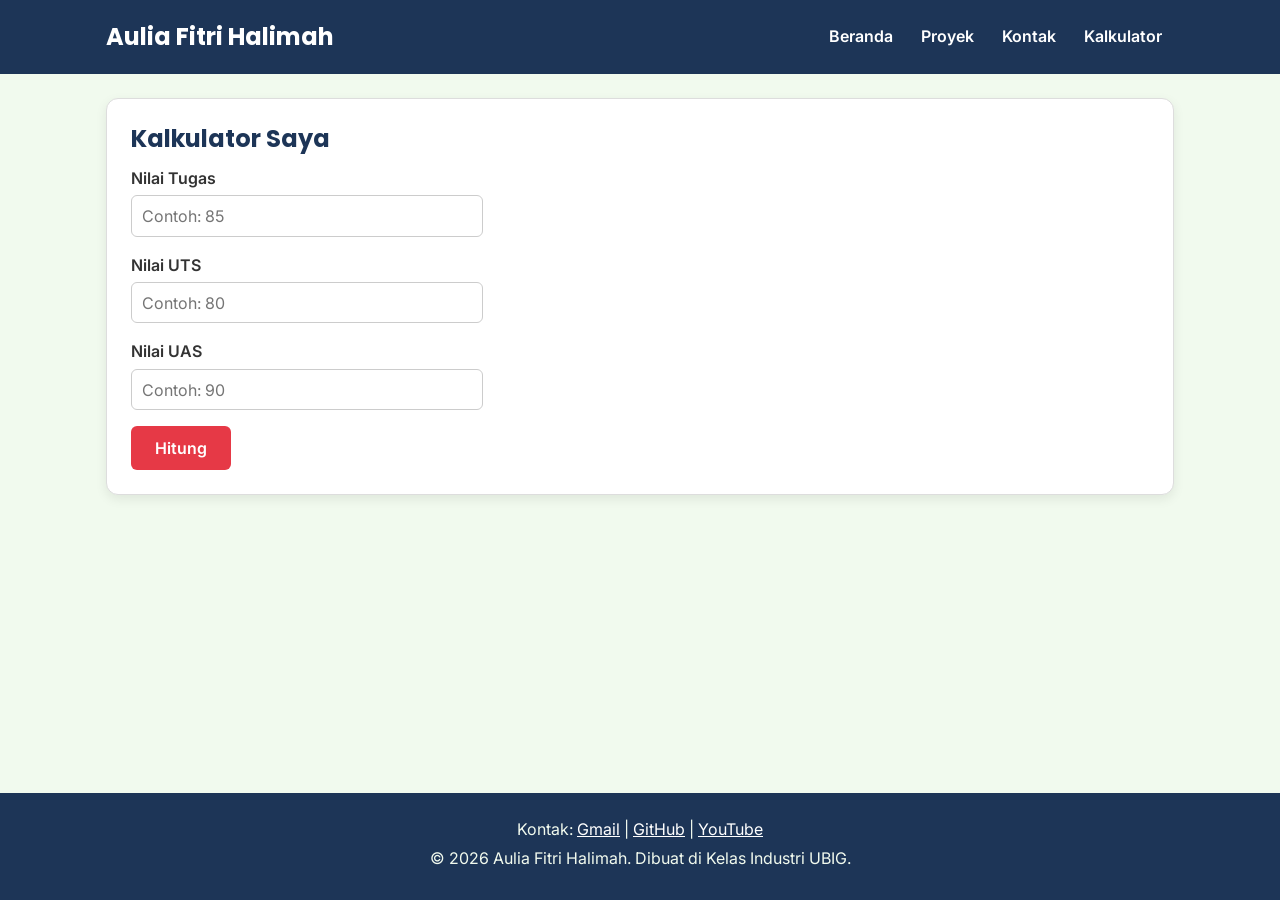
<file: kalkulator.html>
<!DOCTYPE html>
<html lang="id">
<head>
  <meta charset="UTF-8">
  <meta name="viewport" content="width=device-width, initial-scale=1.0">
  <title>Aulia Fitri Halimah | Kalkulator</title>
  <link rel="preconnect" href="https://fonts.googleapis.com">
  <link rel="preconnect" href="https://fonts.gstatic.com" crossorigin>
  <link href="https://fonts.googleapis.com/css2?family=Inter:wght@400;600&family=Poppins:wght@600;700&display=swap" rel="stylesheet">
  <link rel="stylesheet" href="css/kalkulator.css">
</head>
<body>
  <header>
    <div class="container navbar">
      <h1>Aulia Fitri Halimah</h1>
      <nav class="menu-laptop">
        <ul>
          <li><a href="index.html">Beranda</a></li>
          <li><a href="proyek.html">Proyek</a></li>
          <li><a href="kontak.html">Kontak</a></li>
          <li><a href="kalkulator.html">Kalkulator</a></li>
        </ul>
      </nav>
      <details class="menu-ponsel">
        <summary>Menu</summary>
        <nav>
          <ul>
            <li><a href="index.html">Beranda</a></li>
            <li><a href="proyek.html">Proyek</a></li>
            <li><a href="kontak.html">Kontak</a></li>
            <li><a href="kalkulator.html">Kalkulator</a></li>
          </ul>
        </nav>
      </details>
    </div>
  </header>

  <main>
    <div class="container">
      <section class="kartu">
        <h2>Kalkulator Saya</h2>

        <form>
          <p>
            <label for="inputTugas">Nilai Tugas</label><br>
            <input type="number" id="nilaiTugas" name="Nilai Tugas" placeholder="Contoh: 85" required>
          </p>
          <p>
            <label for="inputUts">Nilai UTS</label><br>
            <input type="number" id="nilaiUts" name="Nilai UTS" placeholder="Contoh: 80" required>
          </p>
          <p>
            <label for="inputUas">Nilai UAS</label><br>
            <input type="number" id="nilaiUas" name="Nilai UAS" placeholder="Contoh: 90" required>
          </p>
          <button type="submit" id="submit">Hitung</button>
       <div id="hasil" class="hasil"></div> 
      </form> 
      </section>
    </div>
   
  </main>

  <footer>
    <p>Kontak: <a href="mailto:aull.xpplg1@gamil.com">Gmail</a> |
      <a href="https://github.com/aullxpplg1" target="_blank">GitHub</a> |
      <a href="https://www.youtube.com/@aull_2409" target="_blank">YouTube</a></p>
    <p> &copy; 2026 Aulia Fitri Halimah. Dibuat di Kelas Industri UBIG.</p>
  </footer>

  <script src="js/latihan.js"></script>
  <script src="js/kalkulator.js"></script>
</body>
</html>
</file>
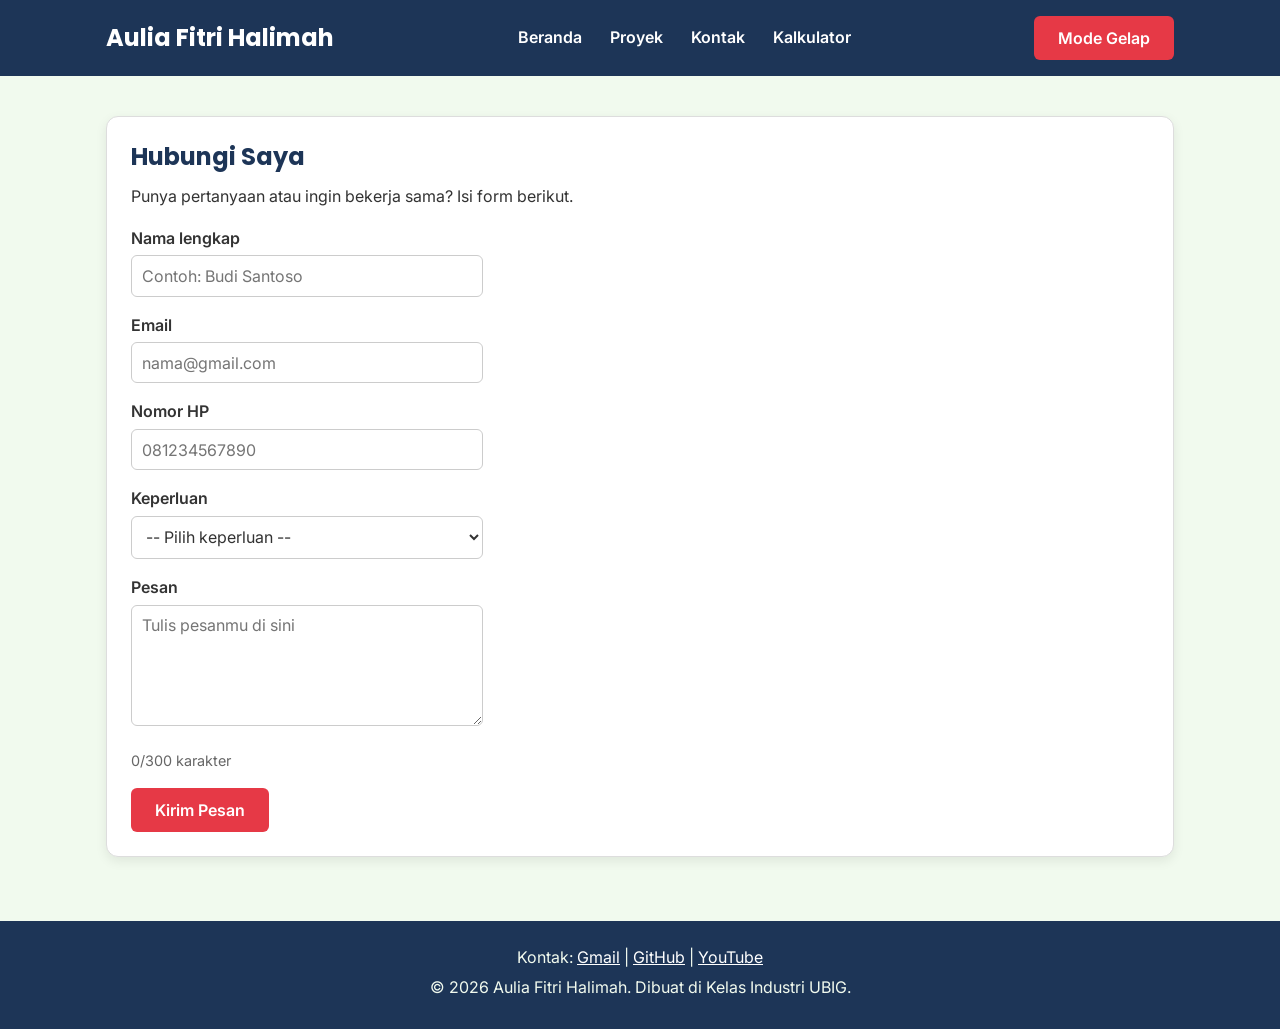
<file: kontak.html>
<!DOCTYPE html>
<html lang="id">
<head>
  <meta charset="UTF-8">
  <meta name="viewport" content="width=device-width, initial-scale=1.0">
  <title>Aulia Fitri Halimah | Kontak</title>

  <link rel="preconnect" href="https://fonts.googleapis.com">
  <link rel="preconnect" href="https://fonts.gstatic.com" crossorigin>
  <link href="https://fonts.googleapis.com/css2?family=Inter:wght@400;600&family=Poppins:wght@600;700&display=swap" rel="stylesheet">

  <link rel="stylesheet" href="css/style.css">
</head>
<body>
  <header>
    <div class="container navbar">
      <h1>Aulia Fitri Halimah</h1>

      <nav class="menu-laptop">
        <ul>
          <li><a href="index.html">Beranda</a></li>
          <li><a href="proyek.html">Proyek</a></li>
          <li><a href="kontak.html">Kontak</a></li>
          <li><a href="kalkulator.html">Kalkulator</a></li>
        </ul>
      </nav>

      <details class="menu-ponsel">
        <summary>Menu</summary>
        <nav>
          <ul>
            <li><a href="index.html">Beranda</a></li>
            <li><a href="proyek.html">Proyek</a></li>
            <li><a href="kontak.html">Kontak</a></li>
            <li><a href="kalkulator.html">Kalkulator</a></li>
          </ul>
        </nav>
      </details>

      <!-- Tombol mode gelap -->
      <button id="tombol-tema">Mode Gelap</button>
    </div>
  </header>

  <main>
    <div class="container">
      <section class="kartu">
        <h2>Hubungi Saya</h2>
        <p>Punya pertanyaan atau ingin bekerja sama? Isi form berikut.</p>

        <form>
          <p>
            <label for="nama">Nama lengkap</label><br>
            <input type="text" id="nama" name="nama"
              placeholder="Contoh: Budi Santoso" required>
          </p>

          <p>
            <label for="email">Email</label><br>
            <input type="email" id="email" name="email"
              placeholder="nama@gmail.com" required>
          </p>

          <p>
            <label for="hp">Nomor HP</label><br>
            <input type="tel" id="hp" name="hp"
              placeholder="081234567890" required>
          </p>

          <p>
            <label for="keperluan">Keperluan</label><br>
            <select id="keperluan" name="keperluan" required>
              <option value="">-- Pilih keperluan --</option>
              <option value="bertanya">Bertanya</option>
              <option value="kerja-sama">Kerja sama proyek</option>
              <option value="lainnya">Lainnya</option>
            </select>
          </p>

          <p>
            <label for="pesan">Pesan</label><br>
            <textarea
              id="pesan"
              name="pesan"
              rows="5"
              cols="40"
              maxlength="300"
              placeholder="Tulis pesanmu di sini"
              required
            ></textarea>
          </p>

          <!-- Penghitung karakter -->
          <p id="hitung-karakter">0/300 karakter</p>

          <button type="submit">Kirim Pesan</button>
        </form>
      </section>
    </div>
  </main>

  <footer>
    <p>
      Kontak:
      <a href="mailto:aull.xpplg1@gmail.com">Gmail</a> |
      <a href="https://github.com/aullxpplg1" target="_blank">GitHub</a> |
      <a href="https://www.youtube.com/@aull_2409" target="_blank">YouTube</a>
    </p>
    <p>&copy; 2026 Aulia Fitri Halimah. Dibuat di Kelas Industri UBIG.</p>
  </footer>

  <!-- JavaScript dari modul -->
  <script src="js/main.js" defer></script>
</body>
</html>
</file>
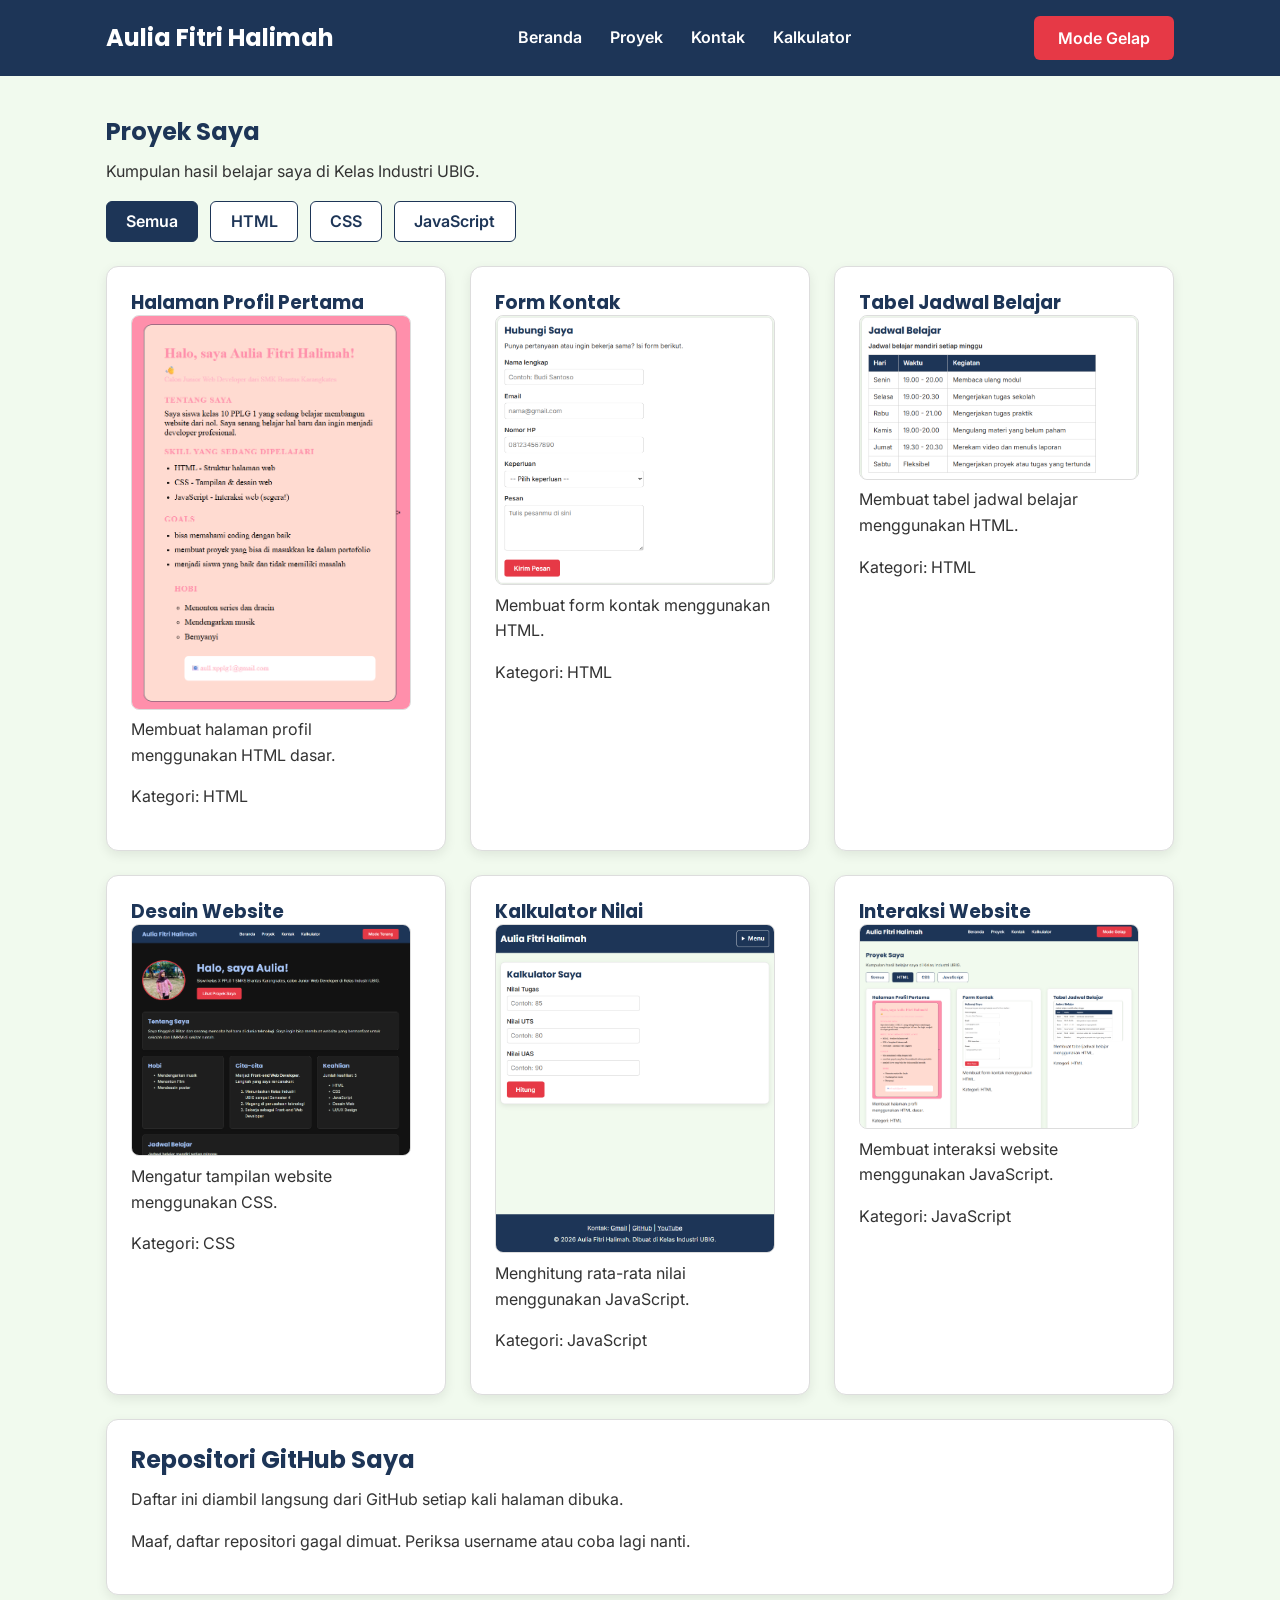
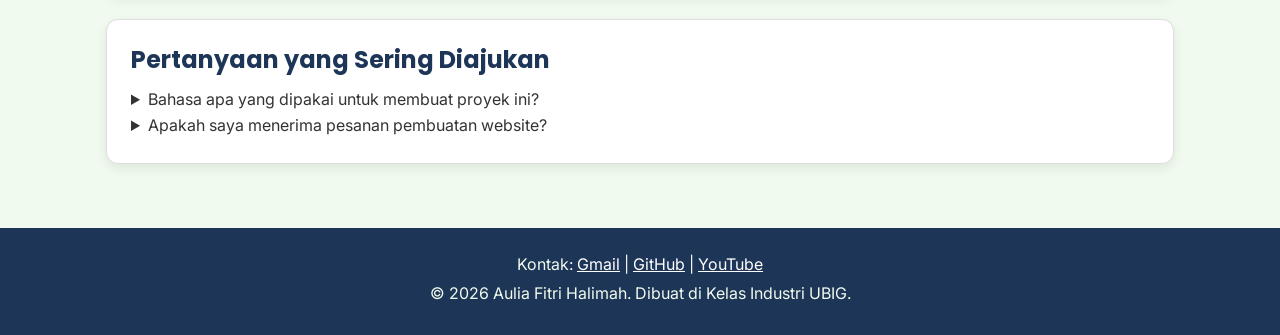
<file: proyek.html>
<!DOCTYPE html>
<html lang="id">

<head>
  <meta charset="UTF-8">
  <meta name="viewport" content="width=device-width, initial-scale=1.0">
  <title>Aulia Fitri Halimah | Proyek</title>

  <link rel="preconnect" href="https://fonts.googleapis.com">
  <link rel="preconnect" href="https://fonts.gstatic.com" crossorigin>
  <link href="https://fonts.googleapis.com/css2?family=Inter:wght@400;600&family=Poppins:wght@600;700&display=swap"
    rel="stylesheet">

  <link rel="stylesheet" href="css/style.css">
  <script src="js/main.js" defer></script>
</head>

<body>
  <header>
    <div class="container navbar">
      <h1>Aulia Fitri Halimah</h1>

      <nav class="menu-laptop">
        <ul>
          <li><a href="index.html">Beranda</a></li>
          <li><a href="proyek.html">Proyek</a></li>
          <li><a href="kontak.html">Kontak</a></li>
          <li><a href="kalkulator.html">Kalkulator</a></li>
        </ul>
      </nav>

      <details class="menu-ponsel">
        <summary>Menu</summary>
        <nav>
          <ul>
            <li><a href="index.html">Beranda</a></li>
            <li><a href="proyek.html">Proyek</a></li>
            <li><a href="kontak.html">Kontak</a></li>
            <li><a href="kalkulator.html">Kalkulator</a></li>
          </ul>
        </nav>
      </details>

      <!-- Tombol mode gelap -->
      <button id="tombol-tema">Mode Gelap</button>
    </div>
  </header>

  <main>
    <div class="container">
      <section>
        <h2>Proyek Saya</h2>
        <p>Kumpulan hasil belajar saya di Kelas Industri UBIG.</p>

        <!-- Tombol filter proyek -->
        <div class="filter-proyek">
          <button class="tombol-filter aktif" data-filter="semua">Semua</button>
          <button class="tombol-filter" data-filter="HTML">HTML</button>
          <button class="tombol-filter" data-filter="CSS">CSS</button>
          <button class="tombol-filter" data-filter="JavaScript">JavaScript</button>
        </div>

        <!-- Daftar proyek akan dibuat melalui JavaScript -->
        <div class="daftar-kartu" id="daftar-proyek"></div>
      </section>
      <section class="kartu">
        <h2>Repositori GitHub Saya</h2>
        <p>
          Daftar ini diambil langsung dari GitHub
          setiap kali halaman dibuka.
        </p>
        <p id="status-repo"></p>
        <ul id="daftar-repo"></ul>
      </section>

      <!-- FAQ -->
      <section class="kartu">
        <h2>Pertanyaan yang Sering Diajukan</h2>

        <details>
          <summary>Bahasa apa yang dipakai untuk membuat proyek ini?</summary>
          <p>Proyek ini dibuat menggunakan HTML, CSS, dan JavaScript.</p>
        </details>

        <details>
          <summary>Apakah saya menerima pesanan pembuatan website?</summary>
          <p>Belum, saya masih belajar. Namun kamu tetap boleh menghubungi saya melalui halaman Kontak.</p>
        </details>
      </section>
    </div>
  </main>

  <footer>
    <p>
      Kontak:
      <a href="mailto:aull.xpplg1@gmail.com">Gmail</a> |
      <a href="https://github.com/aullxpplg1" target="_blank">GitHub</a> |
      <a href="https://www.youtube.com/@aull_2409" target="_blank">YouTube</a>
    </p>
    <p>&copy; 2026 Aulia Fitri Halimah. Dibuat di Kelas Industri UBIG.</p>
  </footer>

  <!-- JavaScript -->
</body>

</html>
</file>
<file: css/kalkulator.css>
/* 1. Reset */
* {
  box-sizing: border-box;
  margin: 0;
}

img {
  max-width: 100%;
  height: auto;
}

/* 2. Dasar halaman: warna dan huruf */
body {
  font-family: "Inter", Arial, sans-serif;
  font-size: 1rem;
  line-height: 1.6;
  color: #333333;
  background-color: #F1FAEE;
}

h1, h2, h3 {
  font-family: "Poppins", Arial, sans-serif;
  color: #1D3557;
  line-height: 1.3;
}

h2 {
  margin-bottom: 0.75rem;
}

p, ul, ol {
  margin-bottom: 1rem;
}

a {
  color: #E63946;
}

/* 3. Wadah, header, dan menu */
.container {
  max-width: 1100px;
  margin: 0 auto;
  padding: 0 1rem;
}

header {
  background-color: #1D3557;
  color: #FFFFFF;
  padding: 1rem 0;
}

header h1 {
  color: #FFFFFF;
  font-size: 1.5rem;
}

.navbar {
  display: flex;
  flex-wrap: wrap;
  justify-content: space-between;
  align-items: center;
  gap: 0.5rem;
}

nav ul {
  display: flex;
  gap: 0.25rem;
  padding: 0;
  margin: 0;
  list-style: none;
}

nav a {
  display: inline-block;
  padding: 0.5rem 0.75rem;
  border-radius: 6px;
  color: #FFFFFF;
  font-weight: 600;
  text-decoration: none;
}

/* Tantangan: menu ponsel buka-tutup dengan details */
.menu-laptop {
  display: none;
}

.menu-ponsel summary {
  padding: 0.5rem 0.75rem;
  border: 1px solid #FFFFFF;
  border-radius: 6px;
  font-weight: 600;
  cursor: pointer;
}

.menu-ponsel ul {
  flex-direction: column;
  margin-top: 0.5rem;
}

/* 4. Isi utama, hero, dan kartu */
main {
  padding: 1.5rem 0;
}

.hero {
  display: flex;
  flex-direction: column;
  align-items: center;
  gap: 1.5rem;
  padding: 1rem 0 2rem;
  text-align: center;
}

.hero img {
  border: 4px solid #E63946;
  border-radius: 50%;
}

.hero h2 {
  font-size: 2rem;
}

.tombol {
  display: inline-block;
  padding: 0.75rem 1.5rem;
  border-radius: 6px;
  background-color: #E63946;
  color: #FFFFFF;
  font-weight: 600;
  text-decoration: none;
}

.kartu {
  background-color: #FFFFFF;
  padding: 1rem;
  margin-bottom: 1.5rem;
  border: 1px solid #DDDDDD;
  border-radius: 12px;
  box-shadow: 0 4px 12px rgba(0, 0, 0, 0.08);
}

.daftar-kartu {
  display: flex;
  flex-wrap: wrap;
  gap: 1.5rem;
  margin-bottom: 1.5rem;
}

.daftar-kartu .kartu {
  flex: 1 1 280px;
  margin-bottom: 0;
}

article img {
  border-radius: 8px;
  border: 1px solid #DDDDDD;
}

/* 5. Tabel */
table {
  border-collapse: collapse;
}

caption {
  font-weight: 600;
  text-align: left;
  margin-bottom: 0.5rem;
}

th, td {
  border: 1px solid #CCCCCC;
  padding: 0.5rem 0.75rem;
  text-align: left;
}

th {
  background-color: #1D3557;
  color: #FFFFFF;
}

/* 6. Form */
label {
  font-weight: 600;
}

input, select, textarea {
  width: 100%;
  max-width: 22rem;
  padding: 0.6rem;
  margin-top: 0.25rem;
  border: 1px solid #CCCCCC;
  border-radius: 6px;
  font-family: inherit;
  font-size: 1rem;
}

button {
  padding: 0.75rem 1.5rem;
  border: none;
  border-radius: 6px;
  background-color: #E63946;
  color: #FFFFFF;
  font-family: inherit;
  font-size: 1rem;
  font-weight: 600;
  cursor: pointer;
}

/* 7. Footer */
footer {
  background-color: #1D3557;
  color: #F1FAEE;
  text-align: center;
  padding: 1.5rem;
}

footer p {
  margin-bottom: 0.25rem;
}

footer a {
  color: #FFFFFF;
}

/* 8. Tablet: lebar layar 768px ke atas */
@media (min-width: 768px) {
  .menu-laptop {
    display: block;
  }

  .menu-ponsel {
    display: none;
  }

  .hero {
    flex-direction: row;
    padding: 2rem 0 3rem;
    text-align: left;
  }

  .kartu {
    padding: 1.5rem;
  }
}
body {

  min-height: 100vh;
  display: flex;
  flex-direction: column;
}

main {
  flex: 1;
  padding: 1.5rem 0;
}


/* 9. Laptop: lebar layar 1024px ke atas */
@media (min-width: 1024px) {
  main {
    padding: 2.5rem 0;
  }

  .hero {
    gap: 3rem;
  }

  .hero h2 {
    font-size: 2.75rem;
  }
}  
body {

  min-height: 100vh;
  display: flex;
  flex-direction: column;
}

main {
  flex: 1;
  padding: 1.5rem 0;
}
</file>
<file: css/style.css>
/* Gaya portofolio Aulia Fitri Halimah
   Palet: #1D3557 (utama), #E63946 (aksen), #F1FAEE (latar)
   Huruf: Poppins (judul), Inter (isi)
   Tata letak: mobile first, titik ubah 768px (tablet) dan 1024px (laptop) */


/* =================================
   1. RESET
================================= */

* {
  box-sizing: border-box;
  margin: 0;
}

img {
  max-width: 100%;
  height: auto;
}


/* =================================
   2. VARIABEL WARNA
================================= */

:root {
  --warna-teks: #333333;
  --warna-latar: #F1FAEE;
  --warna-kartu: #FFFFFF;
  --warna-utama: #1D3557;
  --warna-aksen: #E63946;
  --warna-border: #DDDDDD;
}


/* =================================
   3. DASAR HALAMAN
================================= */

body {
  font-family: "Inter", Arial, sans-serif;
  font-size: 1rem;
  line-height: 1.6;
  color: var(--warna-teks);
  background-color: var(--warna-latar);
}

h1, h2, h3 {
  font-family: "Poppins", Arial, sans-serif;
  color: var(--warna-utama);
  line-height: 1.3;
}

h2 {
  margin-bottom: 0.75rem;
}

p, ul, ol {
  margin-bottom: 1rem;
}

a {
  color: var(--warna-aksen);
}


/* =================================
   4. HEADER DAN NAVBAR
================================= */

.container {
  max-width: 1100px;
  margin: 0 auto;
  padding: 0 1rem;
}

header {
  background-color: #1D3557;
  color: #FFFFFF;
  padding: 1rem 0;
}

header h1 {
  color: #FFFFFF;
  font-size: 1.5rem;
}

.navbar {
  display: flex;
  flex-wrap: wrap;
  justify-content: space-between;
  align-items: center;
  gap: 0.5rem;
}

nav ul {
  display: flex;
  gap: 0.25rem;
  padding: 0;
  margin: 0;
  list-style: none;
}

nav a {
  display: inline-block;
  padding: 0.5rem 0.75rem;
  border-radius: 6px;
  color: #FFFFFF;
  font-weight: 600;
  text-decoration: none;
}

nav a:hover {
  background-color: #E63946;
}


/* Menu ponsel */

.menu-laptop {
  display: none;
}

.menu-ponsel summary {
  padding: 0.5rem 0.75rem;
  border: 1px solid #FFFFFF;
  border-radius: 6px;
  font-weight: 600;
  cursor: pointer;
}

.menu-ponsel ul {
  flex-direction: column;
  margin-top: 0.5rem;
}


/* =================================
   5. ISI UTAMA DAN HERO
================================= */

main {
  padding: 1.5rem 0;
}

.hero {
  display: flex;
  flex-direction: column;
  align-items: center;
  gap: 1.5rem;
  padding: 1rem 0 2rem;
  text-align: center;
}

.hero img {
  border: 4px solid #E63946;
  border-radius: 50%;
}

.hero h2 {
  font-size: 2rem;
}


/* Tombol utama */

.tombol {
  display: inline-block;
  padding: 0.75rem 1.5rem;
  border-radius: 6px;
  background-color: #E63946;
  color: #FFFFFF;
  font-weight: 600;
  text-decoration: none;
}


/* =================================
   6. KARTU
================================= */

.kartu {
  background-color: var(--warna-kartu);
  padding: 1rem;
  margin-bottom: 1.5rem;
  border: 1px solid var(--warna-border);
  border-radius: 12px;
  box-shadow: 0 4px 12px rgba(0, 0, 0, 0.08);
}

.daftar-kartu {
  display: flex;
  flex-wrap: wrap;
  gap: 1.5rem;
  margin-bottom: 1.5rem;
}

.daftar-kartu .kartu {
  flex: 1 1 280px;
  margin-bottom: 0;
}

article img {
  border-radius: 8px;
  border: 1px solid var(--warna-border);
}


/* =================================
   7. TABEL
================================= */

table {
  border-collapse: collapse;
}

caption {
  font-weight: 600;
  text-align: left;
  margin-bottom: 0.5rem;
}

th, td {
  border: 1px solid #CCCCCC;
  padding: 0.5rem 0.75rem;
  text-align: left;
}

th {
  background-color: #1D3557;
  color: #FFFFFF;
}


/* =================================
   8. FORM KONTAK
================================= */

label {
  font-weight: 600;
}

input, select, textarea {
  width: 100%;
  max-width: 22rem;
  padding: 0.6rem;
  margin-top: 0.25rem;
  border: 1px solid #CCCCCC;
  border-radius: 6px;
  font-family: inherit;
  font-size: 1rem;
  color: var(--warna-teks);
  background-color: var(--warna-kartu);
}


/* Penghitung karakter */

#hitung-karakter {
  font-size: 0.9rem;
  color: #666666;
  margin-top: 0.5rem;
  margin-bottom: 1rem;
}


/* =================================
   9. TOMBOL
================================= */

button {
  padding: 0.75rem 1.5rem;
  border: none;
  border-radius: 6px;
  background-color: #E63946;
  color: #FFFFFF;
  font-family: inherit;
  font-size: 1rem;
  font-weight: 600;
  cursor: pointer;
  transition: 0.3s;
}

button:hover {
  opacity: 0.85;
}


/* =================================
   10. FILTER PROYEK
================================= */

.filter-proyek {
  display: flex;
  flex-wrap: wrap;
  gap: 0.75rem;
  margin: 1rem 0 1.5rem;
}

.tombol-filter {
  padding: 0.6rem 1.2rem;
  background-color: #FFFFFF;
  color: #1D3557;
  border: 1px solid #1D3557;
  border-radius: 6px;
}

/* Tombol filter aktif */

.tombol-filter.aktif {
  background-color: #1D3557;
  color: #FFFFFF;
}

/* Efek hover filter */

.tombol-filter:hover {
  background-color: #1D3557;
  color: #FFFFFF;
  opacity: 1;
}


/* =================================
   11. FOOTER
================================= */

footer {
  background-color: #1D3557;
  color: #F1FAEE;
  text-align: center;
  padding: 1.5rem;
}

footer p {
  margin-bottom: 0.25rem;
}

footer a {
  color: #FFFFFF;
}


/* =================================
   12. MODE GELAP
================================= */

body.gelap {
  --warna-teks: #F1FAEE;
  --warna-latar: #121212;
  --warna-kartu: #1E1E1E;
  --warna-utama: #A8C7FA;
  --warna-aksen: #FF6B6B;
  --warna-border: #444444;

  color: var(--warna-teks);
  background-color: var(--warna-latar);
}

/* Judul saat mode gelap */

body.gelap h1,
body.gelap h2,
body.gelap h3 {
  color: var(--warna-utama);
}

/* Kartu saat mode gelap */

body.gelap .kartu {
  background-color: var(--warna-kartu);
  border-color: var(--warna-border);
}

/* Form saat mode gelap */

body.gelap input,
body.gelap select,
body.gelap textarea {
  color: var(--warna-teks);
  background-color: var(--warna-kartu);
  border-color: var(--warna-border);
}

/* Tabel saat mode gelap */

body.gelap td {
  border-color: var(--warna-border);
}

body.gelap th {
  background-color: #263B59;
}

/* Penghitung karakter saat mode gelap */

body.gelap #hitung-karakter {
  color: #CCCCCC;
}

/* Tombol filter saat mode gelap */

body.gelap .tombol-filter {
  background-color: #1E1E1E;
  color: #F1FAEE;
  border-color: #A8C7FA;
}

body.gelap .tombol-filter.aktif {
  background-color: #A8C7FA;
  color: #121212;
}

body.gelap .tombol-filter:hover {
  background-color: #A8C7FA;
  color: #121212;
}


/* =================================
   13. TABLET
   Lebar layar 768px ke atas
================================= */

@media (min-width: 768px) {

  .menu-laptop {
    display: block;
  }

  .menu-ponsel {
    display: none;
  }

  .hero {
    flex-direction: row;
    padding: 2rem 0 3rem;
    text-align: left;
  }

  .kartu {
    padding: 1.5rem;
  }

}


/* =================================
   14. LAPTOP Lebar layar 1024px ke atas
================================= */

@media (min-width: 1024px) {

  main {
    padding: 2.5rem 0;
  }

  .hero {
    gap: 3rem;
  }

  .hero h2 {
    font-size: 2.75rem;
  }

}


/* =========================
   KEAHLIAN DINAMIS
========================= */

.skill-section {
    background: #ffffff;
    padding: 30px;
    border-radius: 18px;
    border: 1px solid #e5e7eb;
    box-shadow: 0 5px 20px rgba(29, 53, 87, 0.07);
    margin-bottom: 25px;
}

.skill-header {
    display: flex;
    justify-content: space-between;
    align-items: center;
    gap: 20px;
    margin-bottom: 28px;
}

.skill-label {
    color: #e63946;
    font-size: 12px;
    font-weight: 700;
    letter-spacing: 2px;
}

.skill-header h2 {
    color: #1d3557;
    font-size: 28px;
    margin: 8px 0;
}

.skill-header p {
    color: #64748b;
    font-size: 15px;
    line-height: 1.6;
}

.skill-counter {
    min-width: 105px;
    padding: 15px;
    text-align: center;
    border-radius: 14px;
    background: #f1faee;
}

.skill-counter span {
    display: block;
    font-size: 30px;
    font-weight: bold;
    color: #1d3557;
}

.skill-counter small {
    color: #64748b;
    font-size: 12px;
}

/* FORM */

.skill-form {
    display: grid;
    grid-template-columns: 1fr 1fr auto;
    gap: 15px;
    align-items: end;
    padding: 20px;
    background: #f8fafc;
    border-radius: 14px;
    margin-bottom: 28px;
}

.form-group {
    display: flex;
    flex-direction: column;
    gap: 8px;
}

.form-group label {
    font-size: 13px;
    font-weight: 600;
    color: #1d3557;
}

.form-group select {
    width: 100%;
    padding: 12px;
    border: 1px solid #cbd5e1;
    border-radius: 9px;
    background: white;
    color: #334155;
    font-size: 14px;
    outline: none;
}

.form-group select:focus {
    border-color: #1d3557;
    box-shadow: 0 0 0 3px rgba(29, 53, 87, 0.1);
}

/* BUTTON */

#tombol-skill {
    padding: 13px 18px;
    border: none;
    border-radius: 9px;
    background: #e63946;
    color: white;
    font-size: 14px;
    font-weight: 600;
    cursor: pointer;
    transition: 0.3s;
    white-space: nowrap;
}

#tombol-skill:hover {
    background: #e63946;
    transform: translateY(-2px);
}

/* DAFTAR SKILL */

.skill-list h3 {
    color: #1d3557;
    font-size: 18px;
    margin-bottom: 15px;
}

#daftar-skill {
    display: grid;
    grid-template-columns: repeat(2, 1fr);
    gap: 12px;
    padding: 0;
    list-style: none;
}

.skill-item {
    display: flex;
    justify-content: space-between;
    align-items: center;
    gap: 10px;
    padding: 15px;
    background: #f8fafc;
    border: 1px solid #e2e8f0;
    border-radius: 12px;
    transition: 0.3s;
}

.skill-item:hover {
    border-color: #1d3557;
    transform: translateY(-2px);
}

.skill-info strong {
    display: block;
    color: #1d3557;
    font-size: 15px;
    margin-bottom: 6px;
}

.skill-level {
    display: inline-block;
    padding: 4px 9px;
    background: #e8f5e9;
    color: #26734d;
    border-radius: 20px;
    font-size: 11px;
    font-weight: 600;
}

.hapus-skill {
    border: none;
    background: #fee2e2;
    color: #dc2626;
    padding: 8px 10px;
    border-radius: 7px;
    cursor: pointer;
    transition: 0.2s;
}

.hapus-skill:hover {
    background: #dc2626;
    color: white;
}

/* RESPONSIVE */

@media (max-width: 700px) {
    .skill-section {
        padding: 20px;
    }

    .skill-header {
        align-items: flex-start;
    }

    .skill-form {
        grid-template-columns: 1fr;
    }

    #daftar-skill {
        grid-template-columns: 1fr;
    }

    #tombol-skill {
        width: 100%;
    }
}

@media (max-width: 400px) {
    .skill-header {
        flex-direction: column;
    }
}
</file>
